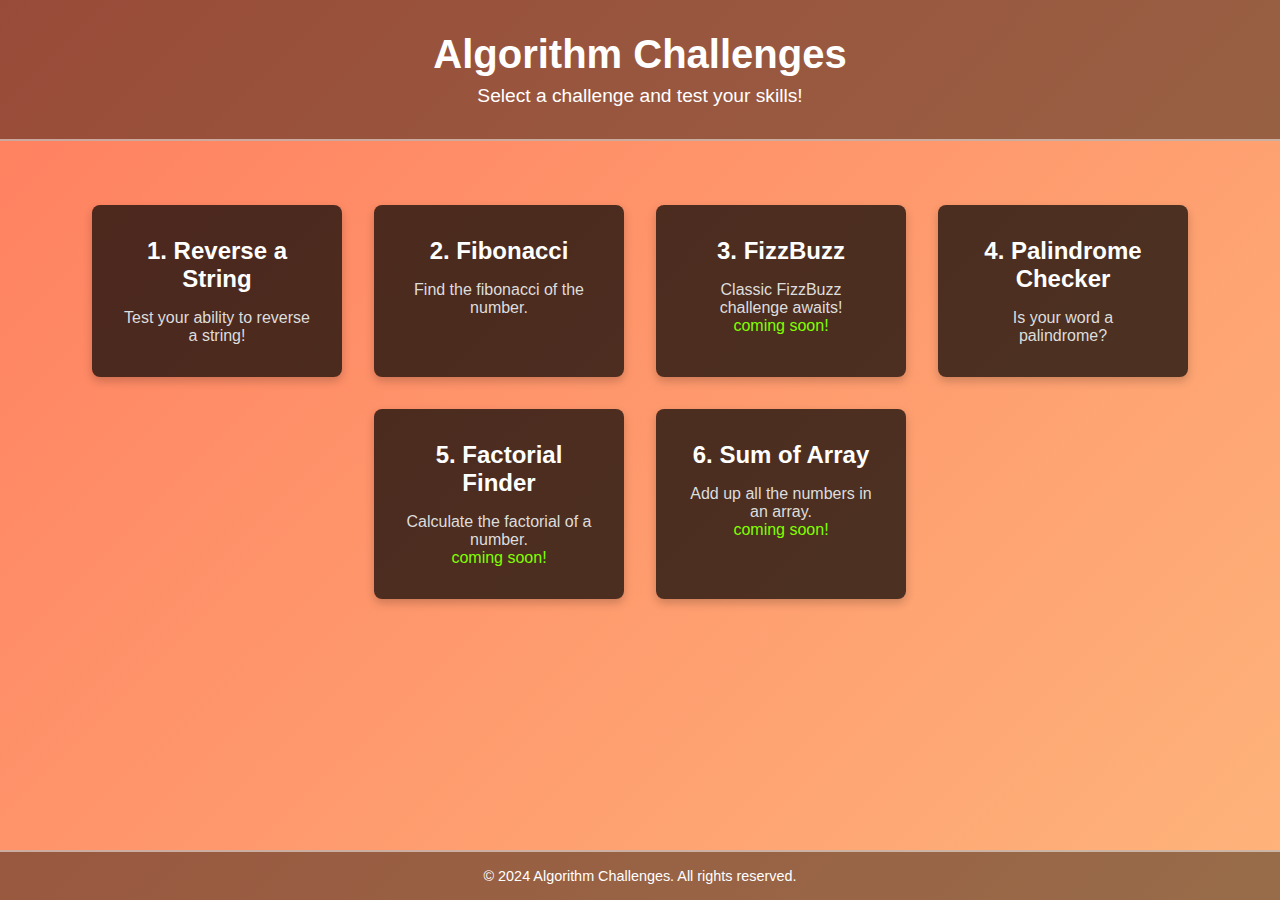
<file: algorithm challenge/index.html>
<!DOCTYPE html>
<html lang="en">
<head>
  <meta charset="UTF-8">
  <meta name="viewport" content="width=device-width, initial-scale=1.0">
  <title>Algorithm Challenges</title>
  <link rel="stylesheet" href="styles.css">
</head>
<body>
  <header>
    <h1>Algorithm Challenges</h1>
    <p>Select a challenge and test your skills!</p>
  </header>

  <main>
    <div class="card-container">
      <div class="card" onclick="navigateTo('./reverse/rev.html')">
        <h2>1. Reverse a String</h2>
        <p>Test your ability to reverse a string!</p>
      </div>
      <div class="card" onclick="navigateTo('./fibo/fibo.html')">
        <h2>2. Fibonacci</h2>
        <p>Find the fibonacci of the number.</p>
      </div>
      <div class="card" onclick="navigateTo('fizzBuzz.html')">
        <h2>3. FizzBuzz</h2>
        <p>Classic FizzBuzz challenge awaits!</p>
        <p style="color: chartreuse;">coming soon!</p>
      </div>
      <div class="card" onclick="navigateTo('./palindrome/palindrome.html')">
        <h2>4. Palindrome Checker</h2>
        <p>Is your word a palindrome?</p>
      </div>
      <div class="card" onclick="navigateTo('factorial.html')">
        <h2>5. Factorial Finder</h2>
        <p>Calculate the factorial of a number.</p>
        <p style="color: chartreuse;">coming soon!</p>
      </div>
      <div class="card" onclick="navigateTo('sumArray.html')">
        <h2>6. Sum of Array</h2>
        <p>Add up all the numbers in an array.</p>
        <p style="color: chartreuse;">coming soon!</p>
      </div>
    </div>
  </main>

  <footer>
    <p>&copy; 2024 Algorithm Challenges. All rights reserved.</p>
  </footer>

  <script src="script.js"></script>
</body>
</html>
</file>
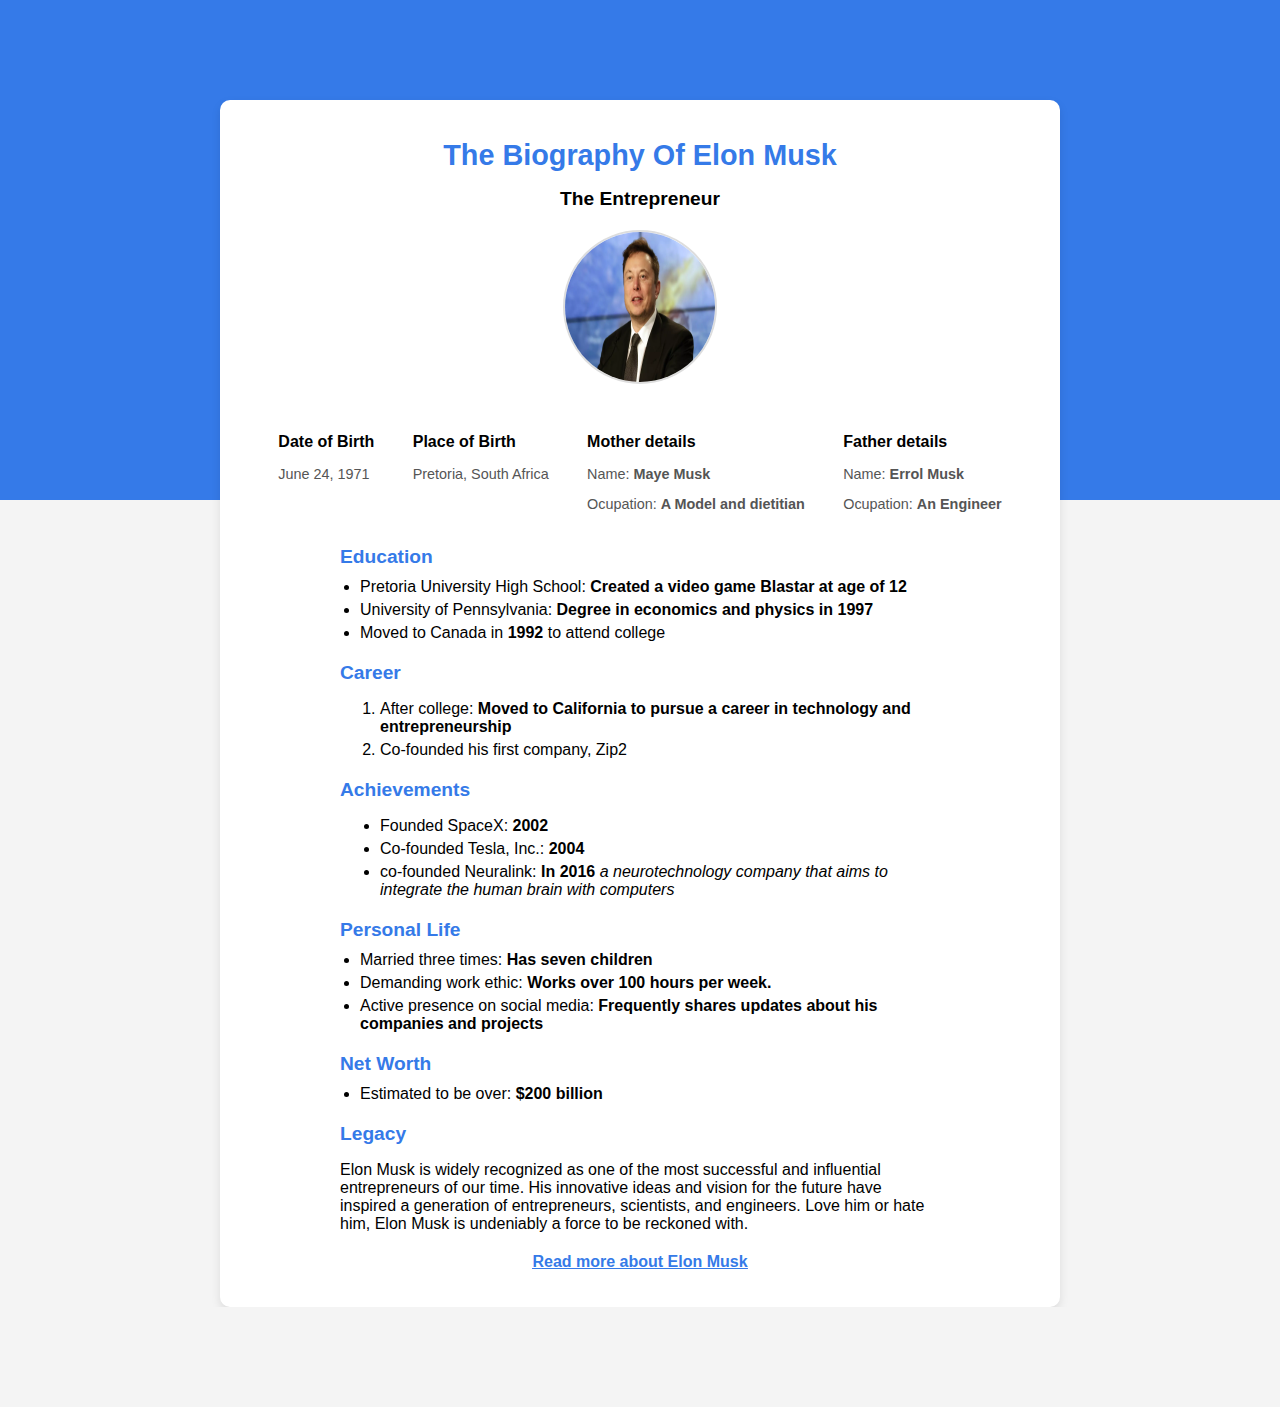
<file: biography page/index.html>
<!DOCTYPE html>
<html lang="en">
<head>
    <meta charset="UTF-8">
    <meta name="viewport" content="width=device-width, initial-scale=1.0">
    <title>Biography of Elon_Musk</title>
    <link rel="stylesheet" href="index.css">
</head>
<body>
    <div class="header"></div>
    <div class="main-container">
        <h1>The Biography Of Elon Musk</h1>
        <h2>The Entrepreneur</h2>
        <div class="image-container">
            <img src="./images/musk.png" alt="Abdul's Photo">
        </div>
        <div class="birth-row">
            <div>
                <h3>Date of Birth</h3>
                <p>June 24, 1971</p>
            </div>
            <div>
                <h3>Place of Birth</h3>
                <p>Pretoria, South Africa</p>
            </div>
            <div>
                <h3>Mother details</h3>
                <p>Name: <b>Maye Musk</b></p>
                <p>Ocupation: <b>A Model and dietitian</b></p>
            </div>
            <div>
                <h3>Father details</h3>
                <p>Name: <b>Errol Musk</b></p>
                <p>Ocupation: <b>An Engineer</b></p>
            </div>
        </div>
        <div class="education">
            <h2>Education</h2>
            <ul>
                <li>Pretoria University High School: <b>Created a video game Blastar at age of 12</b></li>
                <li>University of Pennsylvania: <b> Degree in economics and physics in 1997</b></li>
                <li>Moved to Canada in <b>1992</b> to attend college</li>
            </ul>
        </div>
        <div class="career">
            <h2>Career</h2>
            <ol>
                <li>After college: <b> Moved to California to pursue a career in technology and entrepreneurship</b></li>
                <li>Co-founded his first company, Zip2</li>
            </ol>
        </div>

        <div class="achievements">
            <h2>Achievements</h2>
            <ul>
                <li>Founded SpaceX: <b>2002</b></li>
                <li>Co-founded Tesla, Inc.: <b>2004</b></li>
                <li>co-founded Neuralink: <b>In 2016</b> <i>a neurotechnology company that aims to integrate the human brain with computers</i></li>
            </ul>
        </div>

        <div class="p-life">
            <h2>Personal Life</h2>
            <ul>
                <li>Married three times: <b> Has seven children</b></li>
                <li>Demanding work ethic: <b>Works over 100 hours per week.
                </b></li>
                <li>Active presence on social media: <b>Frequently shares updates about his companies and projects</b></li>
            </ul>
        </div>

        <div class="n-worth">
            <h2>Net Worth</h2>
            <ul>
                <li>Estimated to be over: <b> $200 billion</b></li>
            </ul>
        </div>

        <div class="legacy">
            <h2>Legacy</h2>
            <p>Elon Musk is widely recognized as one of the most successful and influential entrepreneurs of our time. His innovative ideas and vision for the future have inspired a generation of entrepreneurs, scientists, and engineers. Love him or hate him, Elon Musk is undeniably a force to be reckoned with.</p>
        </div>

    <a href="https://en.wikipedia.org/wiki/Elon_Musk"><p class="read-more">Read more about Elon Musk</p></a>        
    </div>
    <div class="footer"></div>
</body>
</html>
</file>
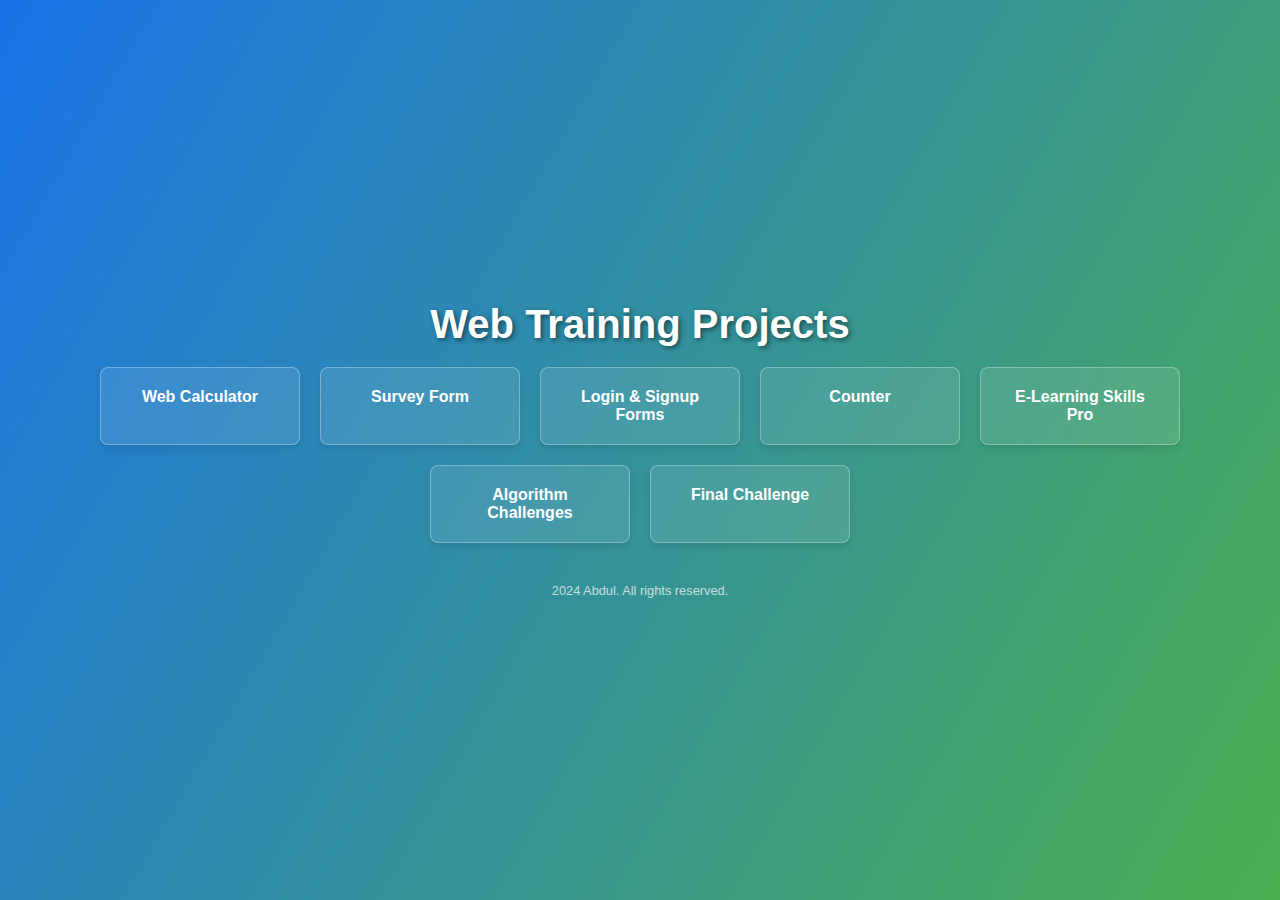
<file: my pages/index.html>
<!DOCTYPE html>
<html lang="en">
<head>
  <meta charset="UTF-8">
  <meta name="viewport" content="width=device-width, initial-scale=1.0">
  <title>Portfolio Projects</title>
  <style>
    * {
      margin: 0;
      padding: 0;
      box-sizing: border-box;
      font-family: Arial, sans-serif;
    }

    body {
      background: linear-gradient(120deg, #1a73e8, #4caf50);
      color: #fff;
      text-align: center;
      display: flex;
      flex-direction: column;
      align-items: center;
      justify-content: center;
      height: 100vh;
    }

    header {
      margin-bottom: 20px;
      animation: fadeIn 2s ease-in-out;
    }

    header h1 {
      font-size: 2.5rem;
      text-shadow: 2px 2px 5px rgba(0, 0, 0, 0.5);
    }

    .project-links {
      display: flex;
      flex-wrap: wrap;
      justify-content: center;
      gap: 20px;
      animation: slideIn 1.5s ease-in-out;
    }

    .project-card {
      background: rgba(255, 255, 255, 0.1);
      border: 1px solid rgba(255, 255, 255, 0.3);
      border-radius: 8px;
      padding: 20px;
      width: 200px;
      text-align: center;
      box-shadow: 0 4px 6px rgba(0, 0, 0, 0.1);
      transition: transform 0.3s ease, box-shadow 0.3s ease;
    }

    .project-card:hover {
      transform: translateY(-10px);
      box-shadow: 0 6px 15px rgba(0, 0, 0, 0.3);
    }

    .project-card a {
      text-decoration: none;
      color: #fff;
      font-weight: bold;
    }

    .project-card a:hover {
      text-decoration: underline;
    }

    footer {
      margin-top: 40px;
      font-size: 0.8rem;
      opacity: 0.7;
      animation: fadeIn 2.5s ease-in-out;
    }

    /* Animations */
    @keyframes fadeIn {
      from {
        opacity: 0;
      }
      to {
        opacity: 1;
      }
    }

    @keyframes slideIn {
      from {
        transform: translateY(50px);
        opacity: 0;
      }
      to {
        transform: translateY(0);
        opacity: 1;
      }
    }

    /* Responsive Design */
    @media (max-width: 600px) {
      header h1 {
        font-size: 2rem;
      }

      .project-card {
        width: 150px;
        padding: 15px;
      }

      .project-links {
        gap: 10px;
      }
    }
  </style>
</head>
<body>
  <header>
    <h1>Web Training Projects</h1>
  </header>

  <div class="project-links">
    <div class="project-card">
      <a href="https://jeyo-l.github.io/design-challenges/calculator/calculator.html">Web Calculator</a>
    </div>
    <div class="project-card">
      <a href="https://jeyo-l.github.io/design-challenges/survey/index.html">Survey Form</a>
    </div>
    <div class="project-card">
      <a href="https://jeyo-l.github.io/design-challenges/login-signup/login.html">Login & Signup Forms</a>
    </div>
    <div class="project-card">
      <a href="https://jeyo-l.github.io/design-challenges/clock/clock.html">Counter</a>
    </div>
    <div class="project-card">
      <a href="https://jeyo-l.github.io/hackerrank-online-Eplatform/home/">E-Learning Skills Pro</a>
    </div>
    <div class="project-card">
      <a href="https://jeyo-l.github.io/design-challenges/algorithm%20challenge/index.html">Algorithm Challenges</a>
    </div>
    <div class="project-card">
      <a href="https://jeyo-l.github.io/design-challenges/portifolio/port/ind.html">Final Challenge</a>
    </div>
  </div>

  <footer>
    <p>2024 Abdul. All rights reserved.</p>
  </footer>

  <script>
    // Additional functionality (optional)
    document.querySelectorAll('.project-card').forEach(card => {
      card.addEventListener('mouseenter', () => {
        card.style.backgroundColor = 'rgba(255, 255, 255, 0.2)';
      });

      card.addEventListener('mouseleave', () => {
        card.style.backgroundColor = 'rgba(255, 255, 255, 0.1)';
      });
    });
  </script>
</body>
</html>
</file>
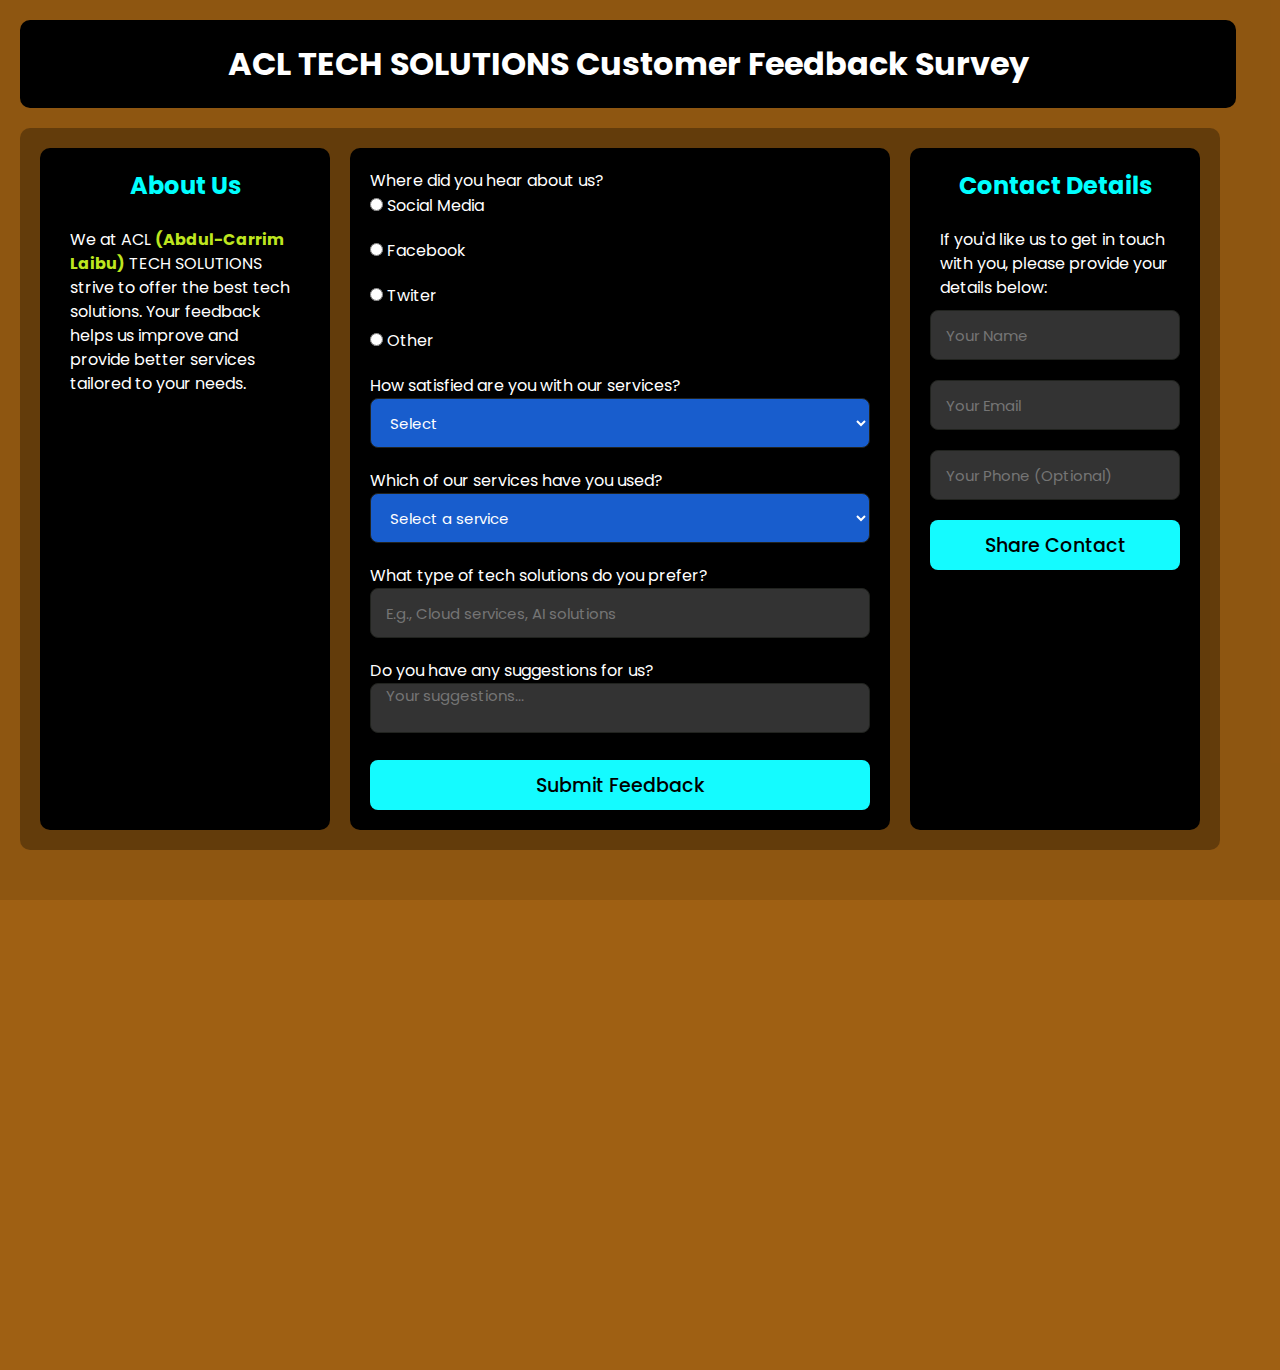
<file: survey/index.html>
<!DOCTYPE html>
<html lang="en">
<head>
  <meta charset="UTF-8">
  <title>ACL TECH Survey</title>
  <link rel="stylesheet" href="myStyle.css">
</head>
<body>
  <div class="upper-container">
    <h1 style="text-align: center; color: white; padding: 10px;">ACL TECH SOLUTIONS Customer Feedback Survey</h1>
  </div>
  <div class="main-container">
   
    <div class="left-side-section">
      <h2 style="color: aqua; text-align: center;">About Us</h2>
      <p style="color: white; padding: 10px;">
        We at ACL <b style="color: #bee61f;">(Abdul-Carrim Laibu)</b> TECH SOLUTIONS strive to offer the best tech solutions. Your feedback helps us improve and provide better services tailored to your needs.
      </p>
    </div>

   
    <div class="middle-section">
      <form action="#" method="POST">

      <label for=”find-what-looking-for”>Where did you hear about us?</label>
        <div class="field">
            <input type="radio" id="opt1" value="social" name="miracle">
            <label for=”Volkswagen”>Social Media</label>
            </div>
            <div class="field">
            <input type="radio" id="opt2" value="Facebook" name="miracle">
            <label for=”BMW”>Facebook</label>
        </div>
        <div class="field">
            <input type="radio" id="opt3" value="Twiter" name="miracle">
            <label for=”Ford”>Twiter</label>
            </div>
        <div class="field">
            <input type="radio" id="opt4" value="other" name="miracle">
            <label for=”MercedezBenz”>Other</label>
        </div>
             
       
        <div class="field">
          <label for="satisfaction" style="color: white;">How satisfied are you with our services?</label>
          <div class="input-field">
            <select name="satisfaction" id="satisfaction" required>
              <option value="" disabled selected>Select</option>
              <option value="1">Very Unsatisfied</option>
              <option value="2">Unsatisfied</option>
              <option value="3">Neutral</option>
              <option value="4">Satisfied</option>
              <option value="5">Very Satisfied</option>
            </select>
          </div>
        </div>
        
        
        <div class="field">
          <label for="services" style="color: white;">Which of our services have you used?</label>
          <div class="input-field">
            <select name="services" id="services" required>
              <option value="" disabled selected>Select a service</option>
              <option value="web_development">Web Development</option>
              <option value="app_development">App Development</option>
              <option value="networking">Networking</option>
              <option value="cloud_solutions">Cloud Solutions</option>
              <option value="other">Other</option>
            </select>
          </div>
        </div>
        
        
        <div class="field">
          <label for="preferences" style="color: white;">What type of tech solutions do you prefer?</label>
          <div class="input-field">
            <input type="text" name="preferences" placeholder="E.g., Cloud services, AI solutions" required />
          </div>
        </div>

      
        <div class="field">
          <label for="suggestions" style="color: white;">Do you have any suggestions for us?</label>
          <div class="input-field">
            <textarea name="suggestions" placeholder="Your suggestions..." rows="4" style="resize: none;" required></textarea>
          </div>
        </div>
        
       
        <div class="input-field button">
          <input type="submit" value="Submit Feedback" />
        </div>
      </form>
    </div>

    
    <div class="right-side-section">
      <h2 style="color: aqua; text-align: center;">Contact Details</h2>
      <p style="color: white; padding: 10px;">
        If you'd like us to get in touch with you, please provide your details below:
      </p>
      <form >
        <div class="field">
          <div class="input-field">
            <input type="text" name="name" placeholder="Your Name" required />
          </div>
        </div>
        <div class="field">
          <div class="input-field">
            <input type="email" name="email" placeholder="Your Email" required />
          </div>
        </div>
        <div class="field">
          <div class="input-field">
            <input type="text" name="phone" placeholder="Your Phone (Optional)" />
          </div>
        </div>
        <div class="input-field button">
          <input type="submit" value="Share Contact" />
        </div>
      </form>
    </div>
    
  </div>
</body>
</html>
</file>
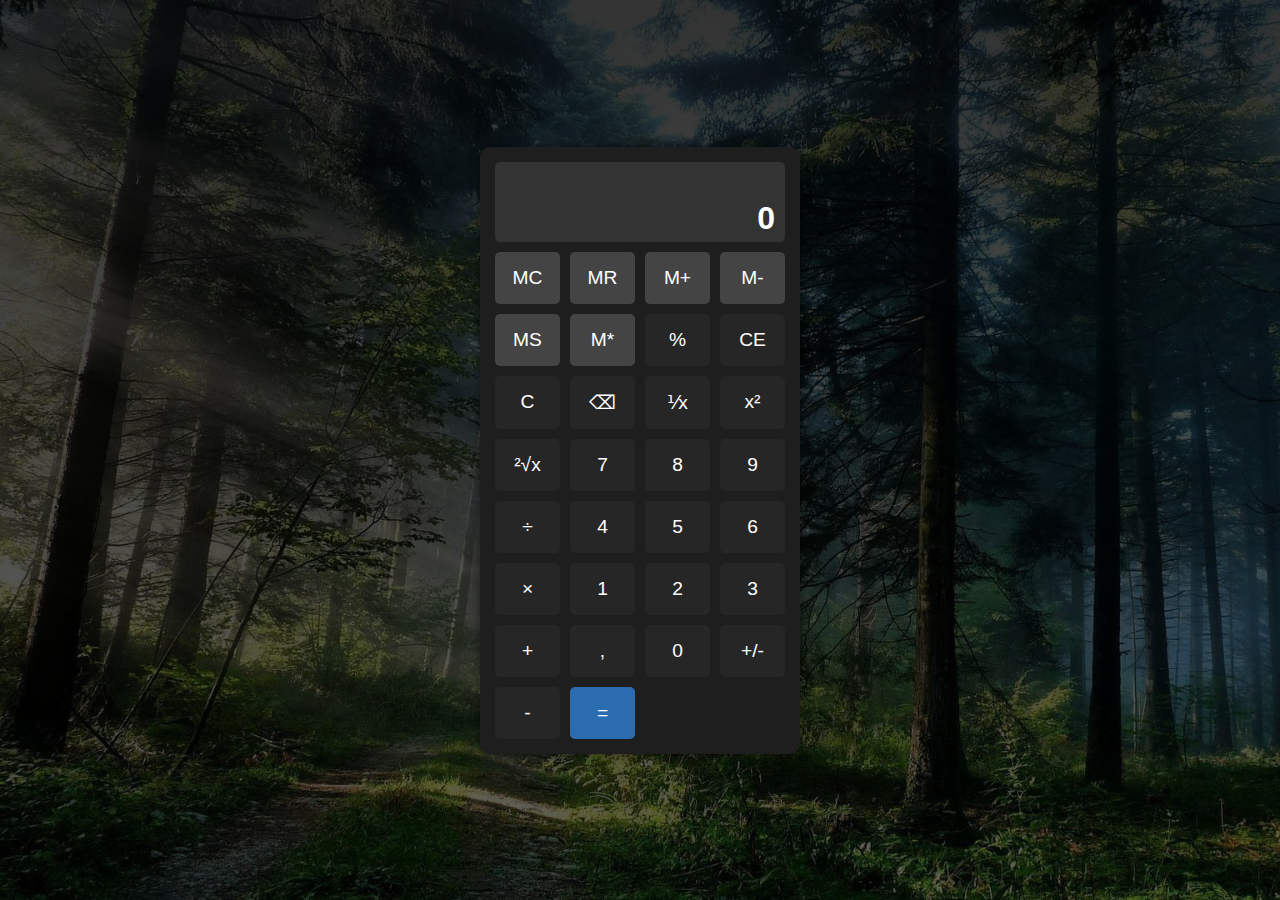
<file: calculator/calculator.html>
<!DOCTYPE html>
<html lang="en">
<head>
    <meta charset="UTF-8">
    <meta name="viewport" content="width=device-width, initial-scale=1.0">
    <title>Web Calculator</title>
    <link rel="stylesheet" href="calculator.css"> <!-- Link to CSS for styling -->
</head>
<body>
    <div class="calculator">
       
        <div class="display">
            <div id="previous-input"></div>
            <div id="current-input">0</div>
        </div>

        
        <div class="buttons">
            <!-- Top Row Buttons -->
            <button class="function-btn">MC</button>
            <button class="function-btn">MR</button>
            <button class="function-btn">M+</button>
            <button class="function-btn">M-</button>
            <button class="function-btn">MS</button>
            <button class="function-btn">M*</button>

            
            <button>%</button>
            <button>CE</button>
            <button>C</button>
            <button>&#9003;</button> <!-- Backspace symbol -->
            
            
            <button>⅟x</button>
            <button>x²</button>
            <button>²√x</button>
            <button>7</button>

            
            <button>8</button>
            <button>9</button>
            <button>÷</button>
            <button>4</button>
            <button>5</button>
            <button>6</button>
            <button>×</button>
            <button>1</button>
            <button>2</button>
            <button>3</button>
            <button>+</button>
            <button>,</button>

           
            <button>0</button>
            <button>+/-</button>
            <button>-</button>
            <button class="equals-btn">=</button>
        </div>
    </div>
    <script src="calculator.js"></script>
</body>
</html>
</file>
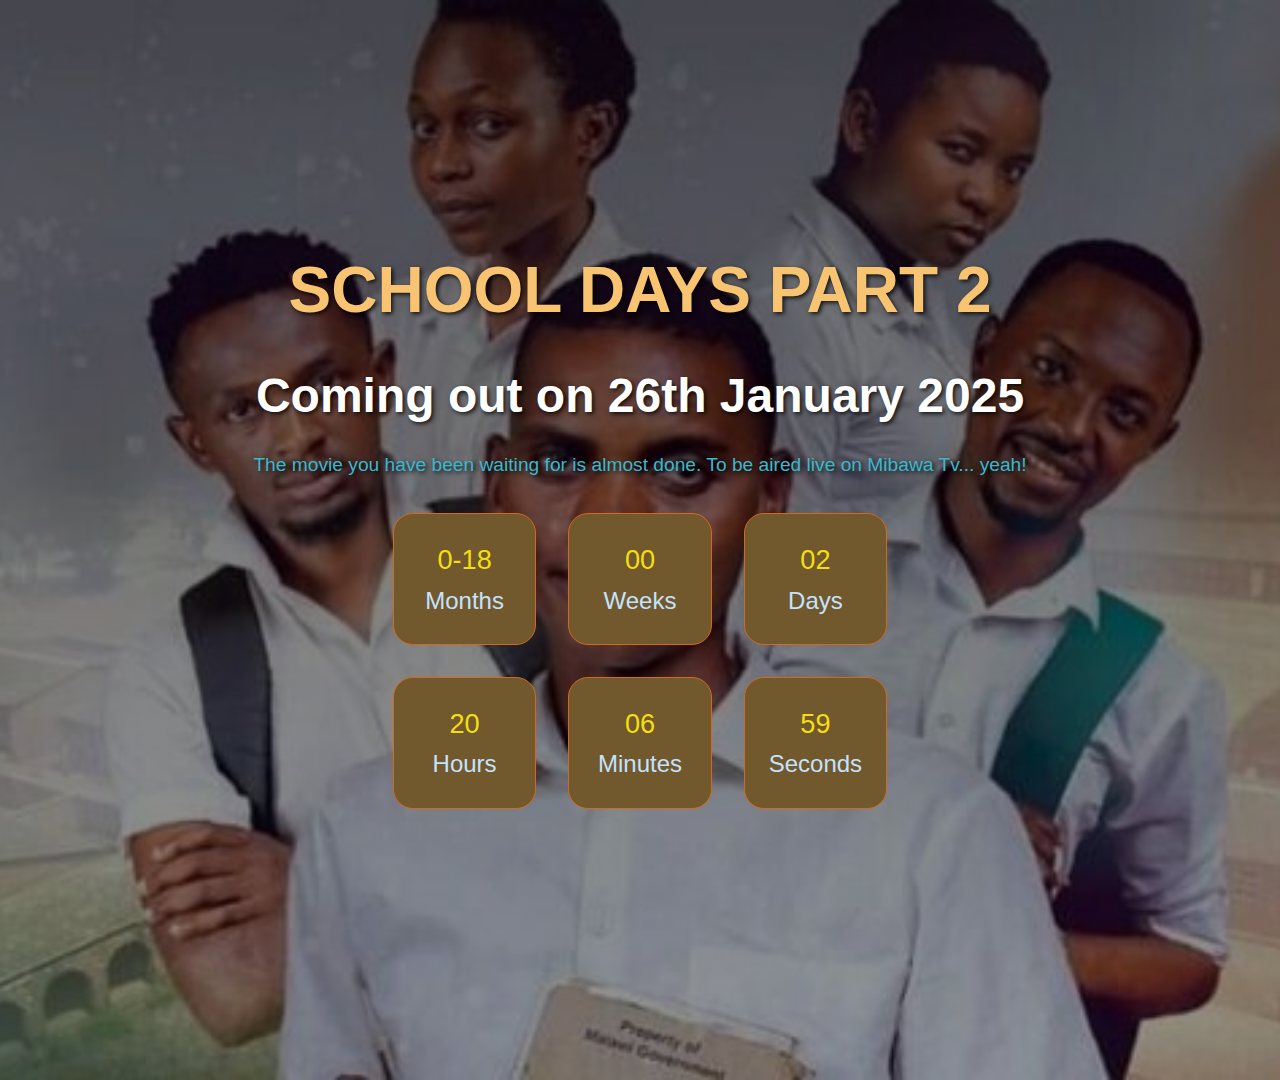
<file: clock/clock.html>
<!DOCTYPE html>

<html lang="en">
<head>
    <meta charset="UTF-8">
    <meta name="viewport" content="width=device-width, initial-scale=1.0"/>
    <title>Coming Soon</title>
    <link rel="stylesheet" href="clock.css"/>
    <link rel="stylesheet" href="https://cdnjs.cloudflare.com/ajax/libs/font-awesome/6.0.0/css/all.min.css" integrity="sha512-..." crossorigin="anonymous" referrerpolicy="no-referrer" />
</head>
<body>
    <header>
        <div class="out-side-content">
            <h1> SCHOOL DAYS PART 2</h1>
            <h2> Coming out on 26th January 2025</h2>
            <p>The movie you have been waiting for is almost done. To be aired live on Mibawa Tv... yeah!</p>

            <div class="counters">
                <div class="time">
                    <span id="Months" class="numbers"> 00 </span>
                    <span>Months</span>
                </div>

                <div class="time">
                    <span id="Weeks" class="numbers"> 00 </span>
                    <span>Weeks</span>
                </div>

                <div class="time">
                    <span id="Days" class="numbers"> 00 </span>
                    <span>Days</span>
                </div>

                <div class="time">
                    <span id="Hours" class="numbers"> 00 </span>
                    <span>Hours</span>
                </div>
                
                <div class="time">            
                    <span id="Minutes" class="numbers"> 00 </span>
                    <span>Minutes</span>
                </div>

                <div class="time">
                    <span id="Seconds" class="numbers"> 00 </span>
                    <span>Seconds</span>
                </div>
            </div>
        </div>     
        
    </header>


    <script src="actions.js">

    </script>
</body>
</html>
</file>
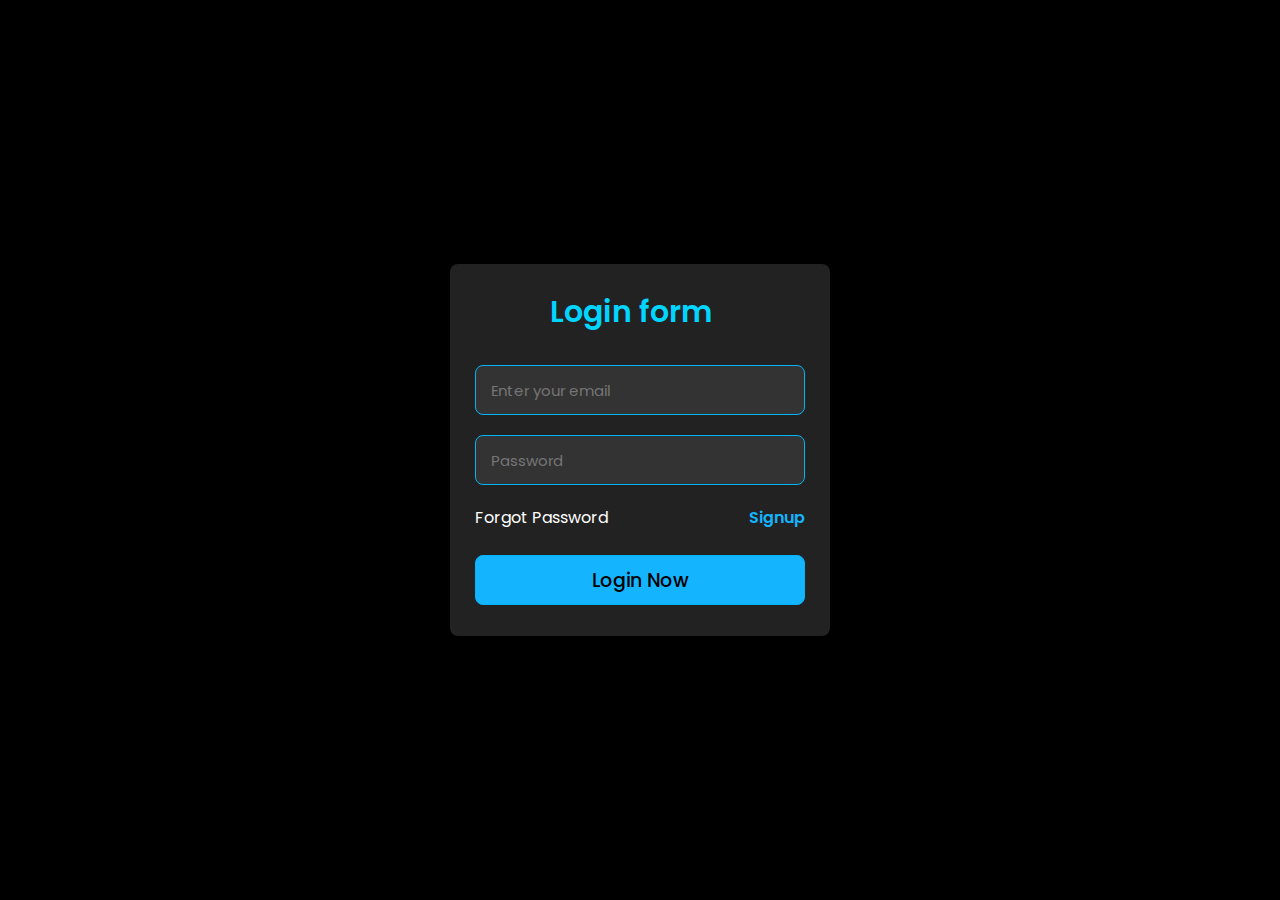
<file: login-signup/login.html>
<!DOCTYPE html>
<html lang="en">
<head>
  <meta charset="UTF-8">
  <title>Login Form</title>
  <link rel="stylesheet" href="style1.css">
</head>
<body>
  <div class="container">
    <header>Login form</header>
    <form action="#">
      <div class="field email-field">
        <div class="input-field">
          <input type="email" name="email" placeholder="Enter your email" class="email" required aria-label="Email" />
        </div>
      </div>
      <div class="field create-password">
        <div class="input-field">
          <input type="password" name="password" placeholder="Password" class="password" required aria-label="Password" />
          <i class="bx bx-hide show-hide"></i>
        </div>
      </div>
      <div class="links">
        <a href="#">Forgot Password</a>
        <a href="signup form.html">Signup</a>
      </div>
      <div class="input-field button">
        <input type="submit" value="Login Now" />
      </div>
    </form>
  </div>
</body>
</html>
</file>
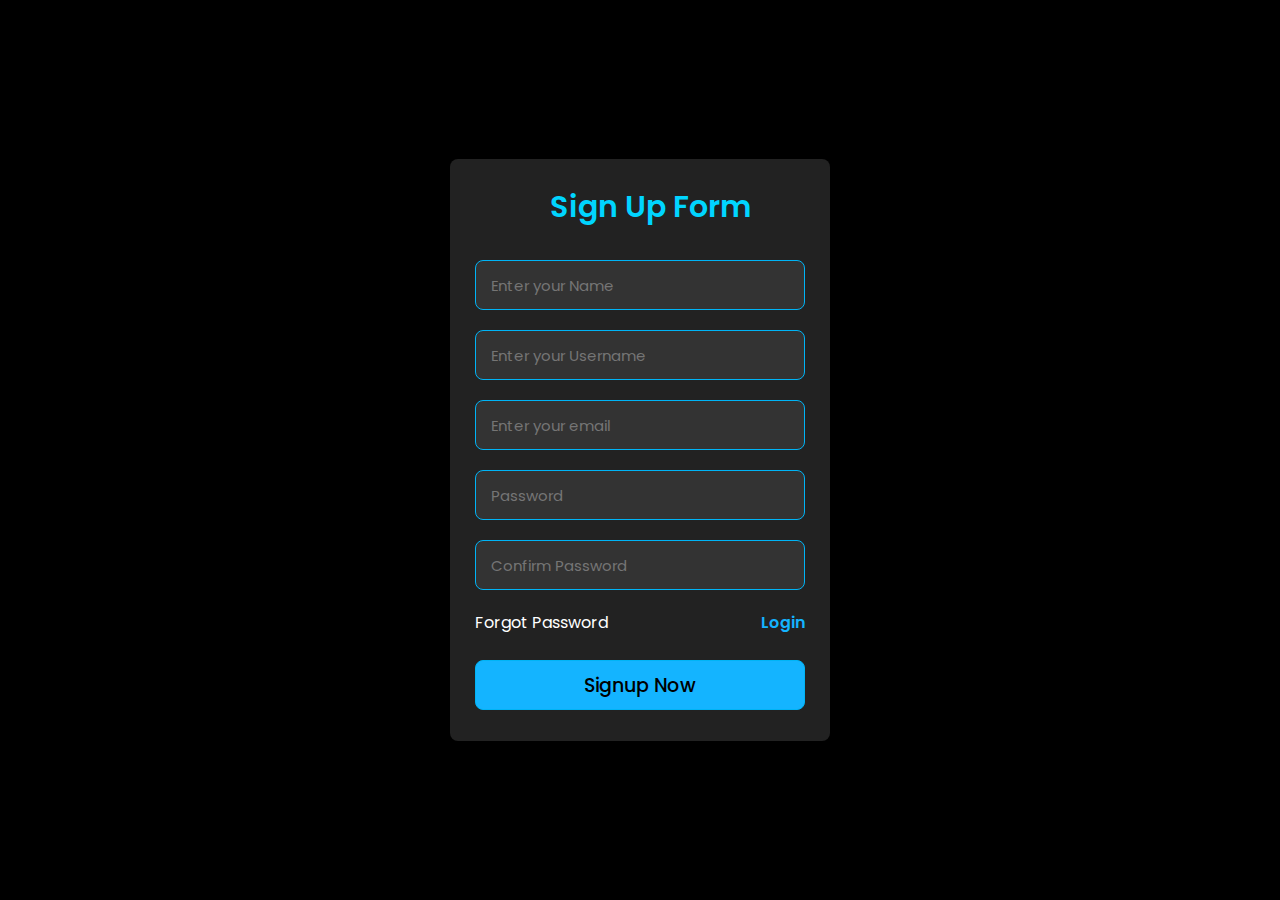
<file: login-signup/signup form.html>
<!DOCTYPE html>
<html lang="en" >
<head>
  <meta charset="UTF-8">
  <title>Sign Up Form</title>
  <link rel="stylesheet" href="style1.css">

</head>
<body>

<div class="container">
  <header>Sign Up Form</header>
  <form action="#">
    <div class="field name-field">
      <div class="input-field">
        <input type="name" placeholder="Enter your Name" class="name" required />
      </div>
    </div>
    <div class="field username-field">
      <div class="input-field">
        <input type="name" placeholder="Enter your Username" class="username" required />
      </div>
    </div>
    <div class="field email-field">
      <div class="input-field">
        <input type="email" placeholder="Enter your email" class="email" required />
      </div>
    </div>
    <div class="field create-password">
      <div class="input-field">
        <input type="password" placeholder="Password" class="password" required />
        <i class="bx bx-hide show-hide"></i>
      </div>
    </div>
    <div class="field confirm-password">
      <div class="input-field">
        <input type="password" placeholder="Confirm Password" class="cPassword" required />
        <i class="bx bx-hide show-hide"></i>
      </div>
    </div>
    <div class="links">
      <a href="#">Forgot Password</a>
      <a href="login.html">Login</a>
    </div>
    <div class="input-field button">
      <input type="submit" value="Signup Now" />
    </div>
  </form>
</div>

</body>
</html>
</file>
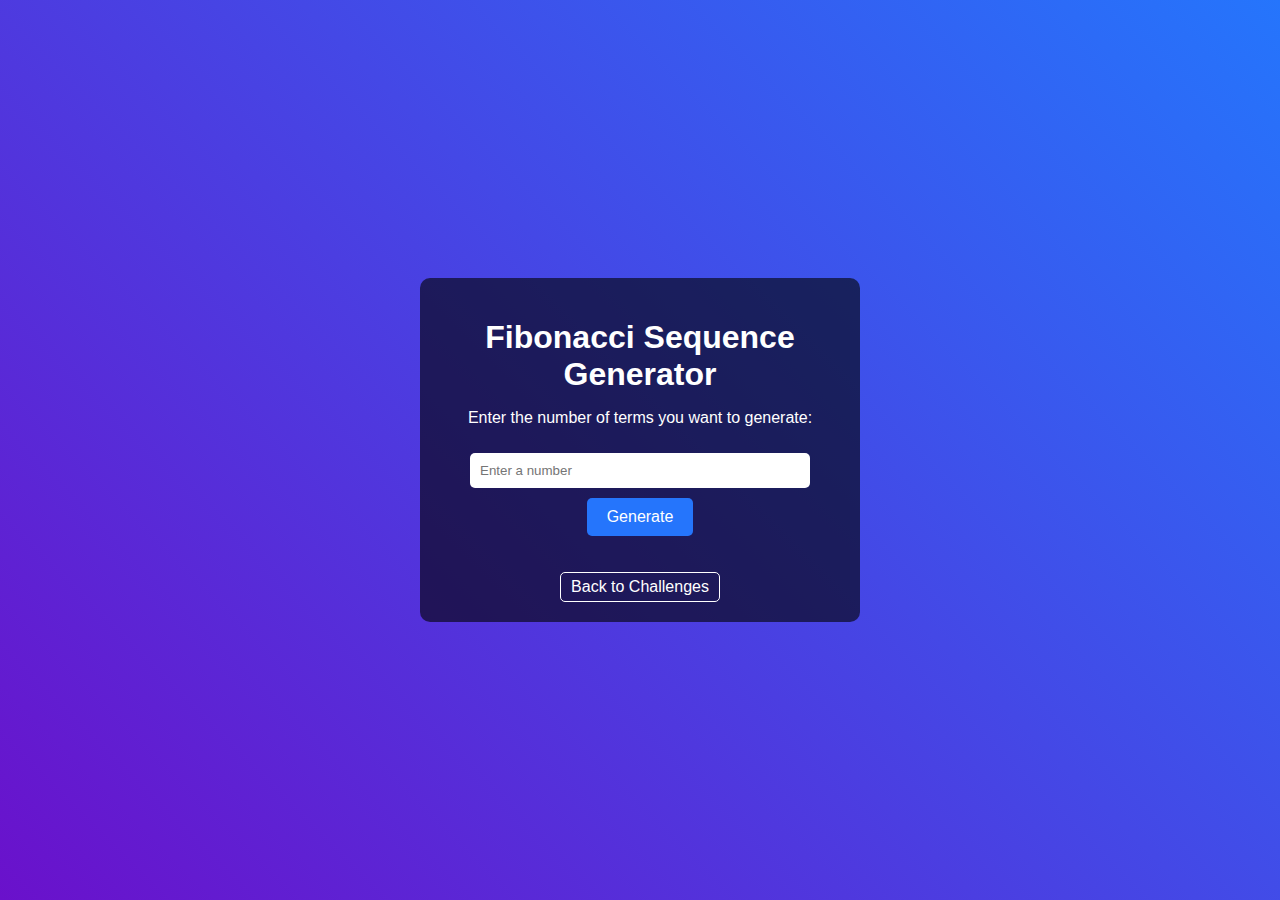
<file: algorithm challenge/fibo/fibo.html>
<!DOCTYPE html>
<html lang="en">
<head>
  <meta charset="UTF-8">
  <meta name="viewport" content="width=device-width, initial-scale=1.0">
  <title>Fibonacci Sequence Generator</title>
  <link rel="stylesheet" href="../palindrome/pali.css">
</head>
<body>
  <div class="container">
    <h1>Fibonacci Sequence Generator</h1>
    <p>Enter the number of terms you want to generate:</p>
    <input type="number" id="fibonacciInput" placeholder="Enter a number" min="1" />
    <button id="generateButton">Generate</button>
    <p id="fibonacciResult"></p>
    <a href="../index.html" class="back-link">Back to Challenges</a>
  </div>

  <script src="fibo.js"></script>
</body>
</html>
</file>
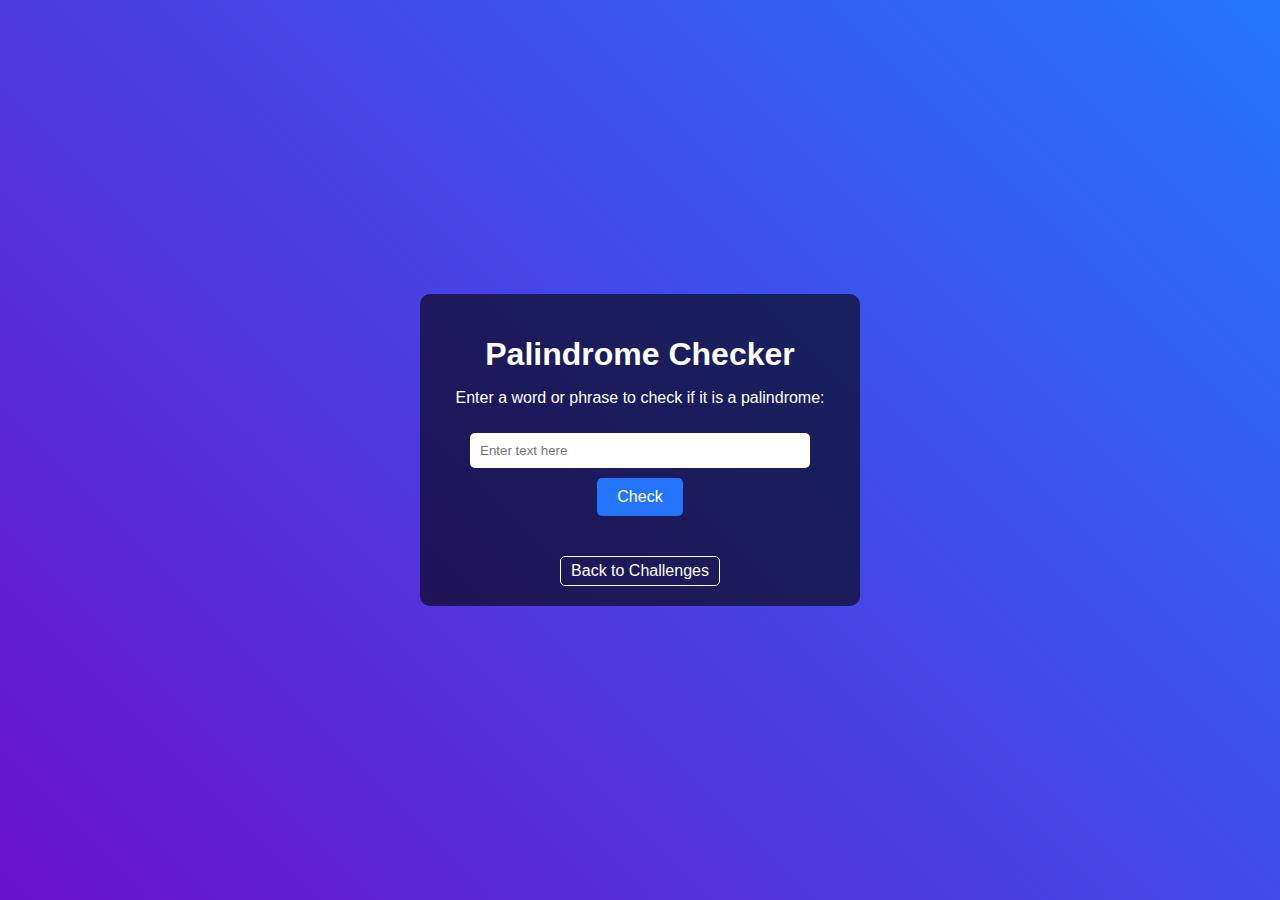
<file: algorithm challenge/palindrome/palindrome.html>
<!DOCTYPE html>
<html lang="en">
<head>
  <meta charset="UTF-8">
  <meta name="viewport" content="width=device-width, initial-scale=1.0">
  <title>Palindrome Checker</title>
  <link rel="stylesheet" href="pali.css">
</head>
<body>
  <div class="container">
    <h1>Palindrome Checker</h1>
    <p>Enter a word or phrase to check if it is a palindrome:</p>
    <input type="text" id="inputString" placeholder="Enter text here" />
    <button id="checkButton">Check</button>
    <p id="result"></p>
    <a href="../index.html" class="back-link">Back to Challenges</a>
  </div>

  <script src="pali.js"></script>
</body>
</html>
</file>
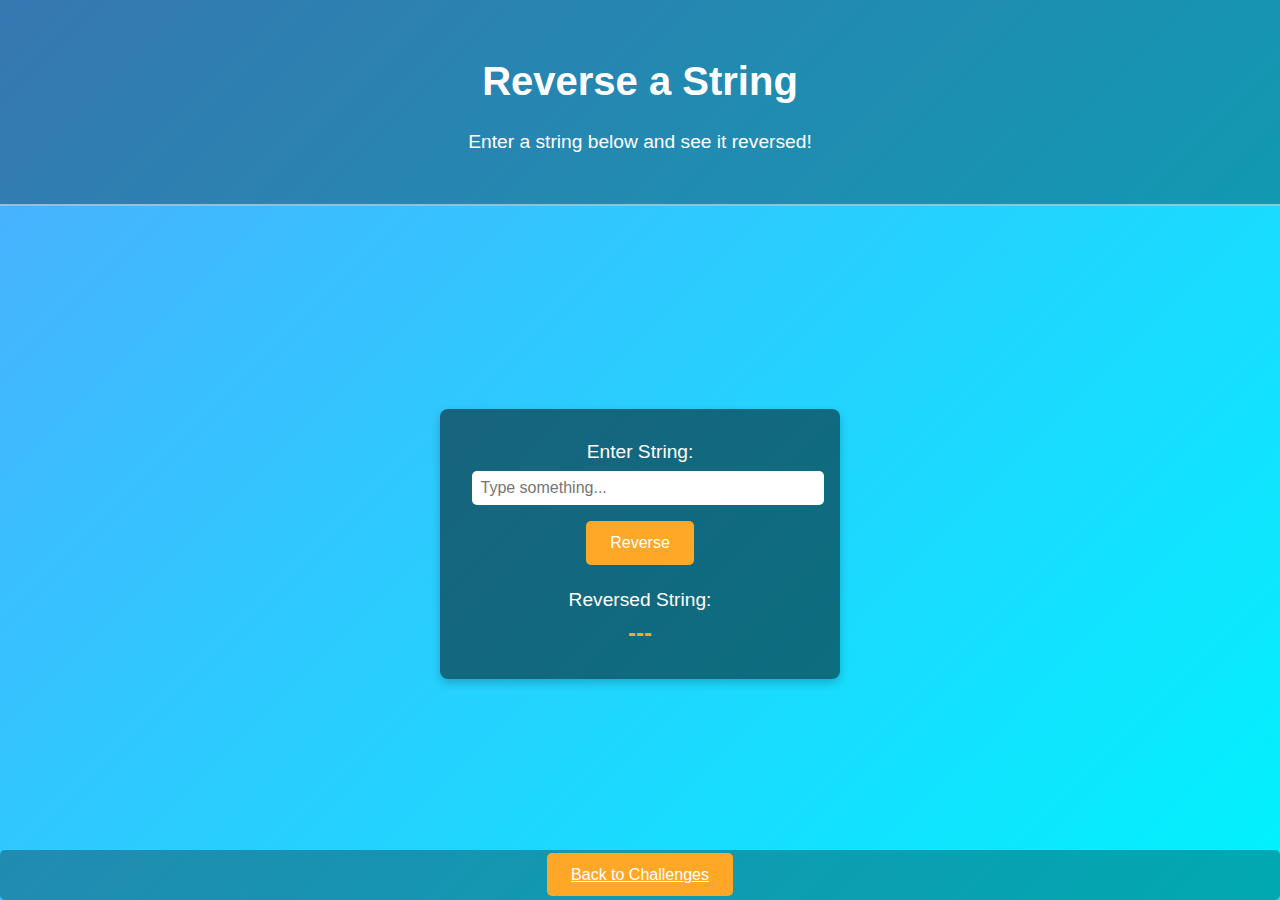
<file: algorithm challenge/reverse/rev.html>
<!DOCTYPE html>
<html lang="en">
<head>
  <meta charset="UTF-8">
  <meta name="viewport" content="width=device-width, initial-scale=1.0">
  <title>Reverse a String</title>
  <link rel="stylesheet" href="../share/shared.css">
</head>
<body>
  <header>
    <h1>Reverse a String</h1>
    <p>Enter a string below and see it reversed!</p>
  </header>

  <main>
    <div class="form-container">
      <label for="inputString">Enter String:</label>
      <input type="text" id="inputString" placeholder="Type something..." />
      <button id="reverseBtn">Reverse</button>
      <div class="output">
        <p>Reversed String:</p>
        <span id="reversedOutput">---</span>
      </div>
    </div>
  </main>
  <div class="return">
    <a href="../index.html" class="back-link">Back to Challenges</a>
  </div>

  <script src="reverseString.js"></script>
</body>
</html>
</file>
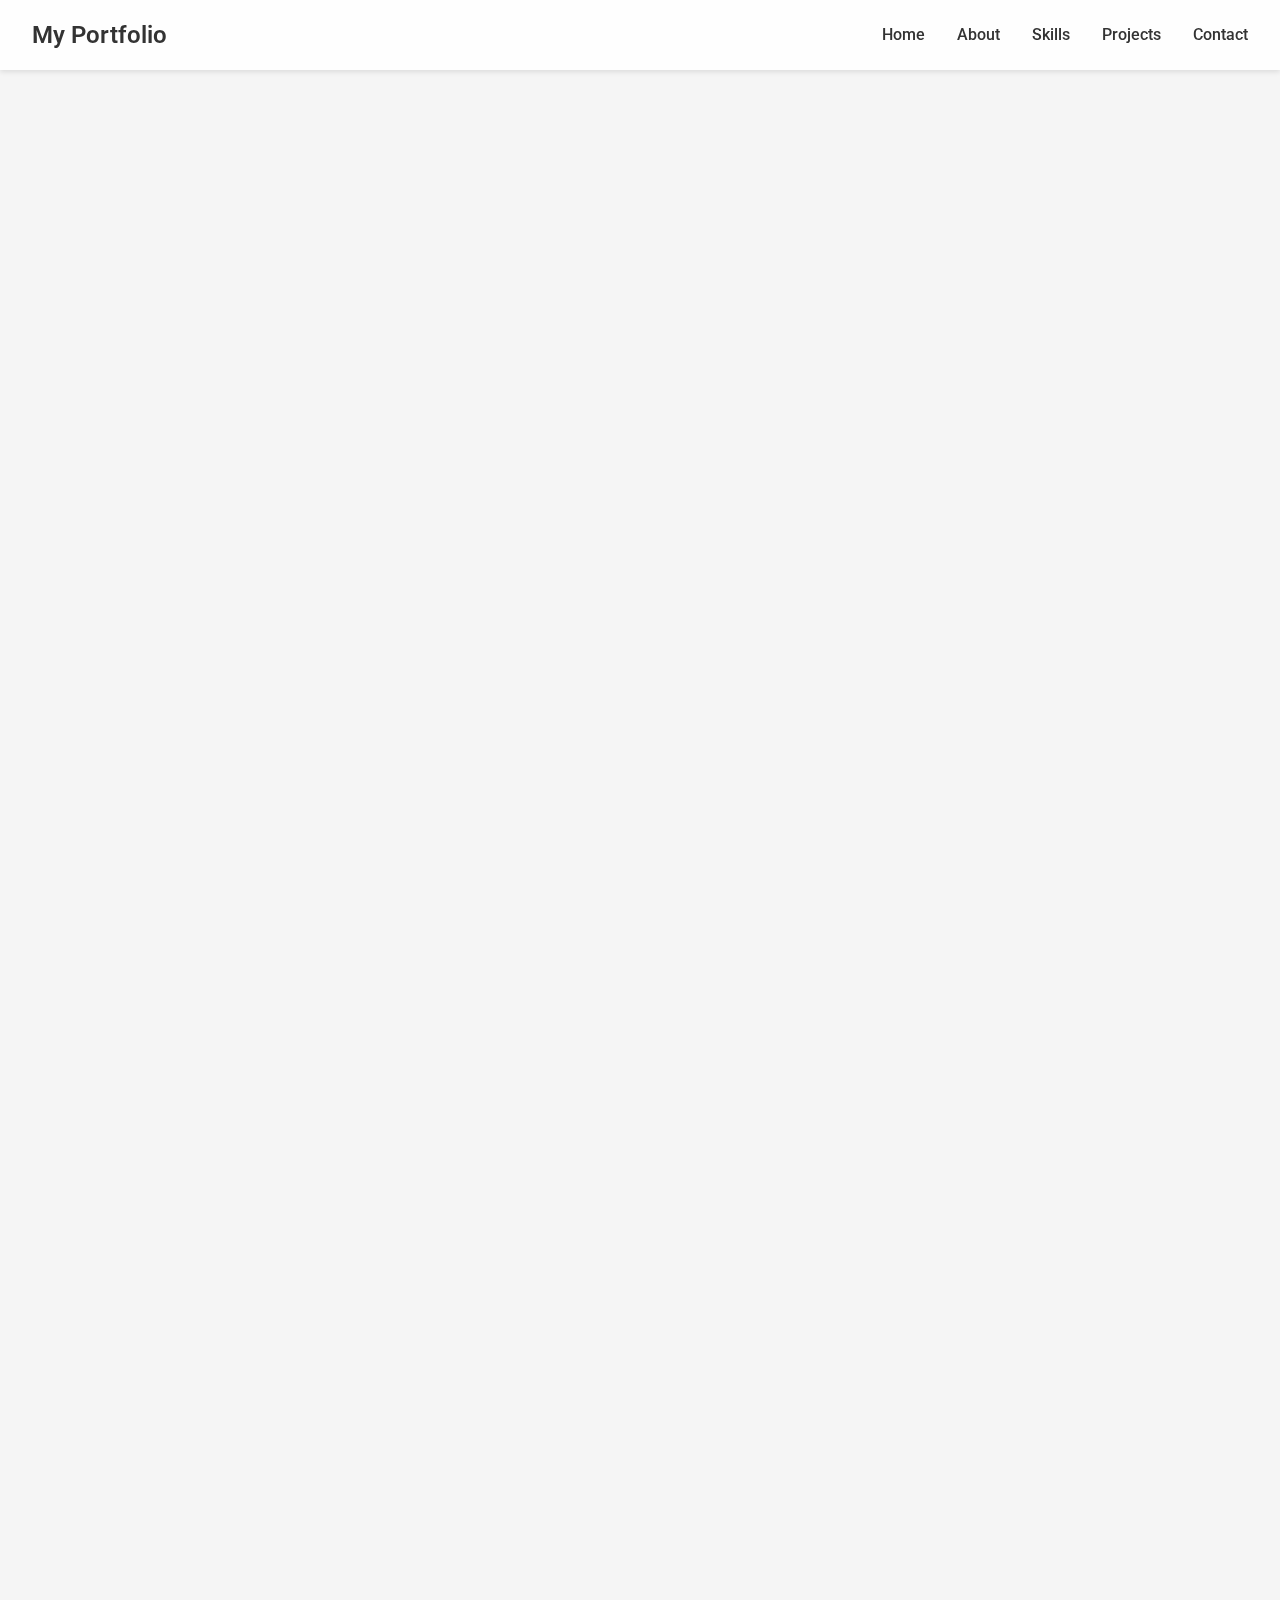
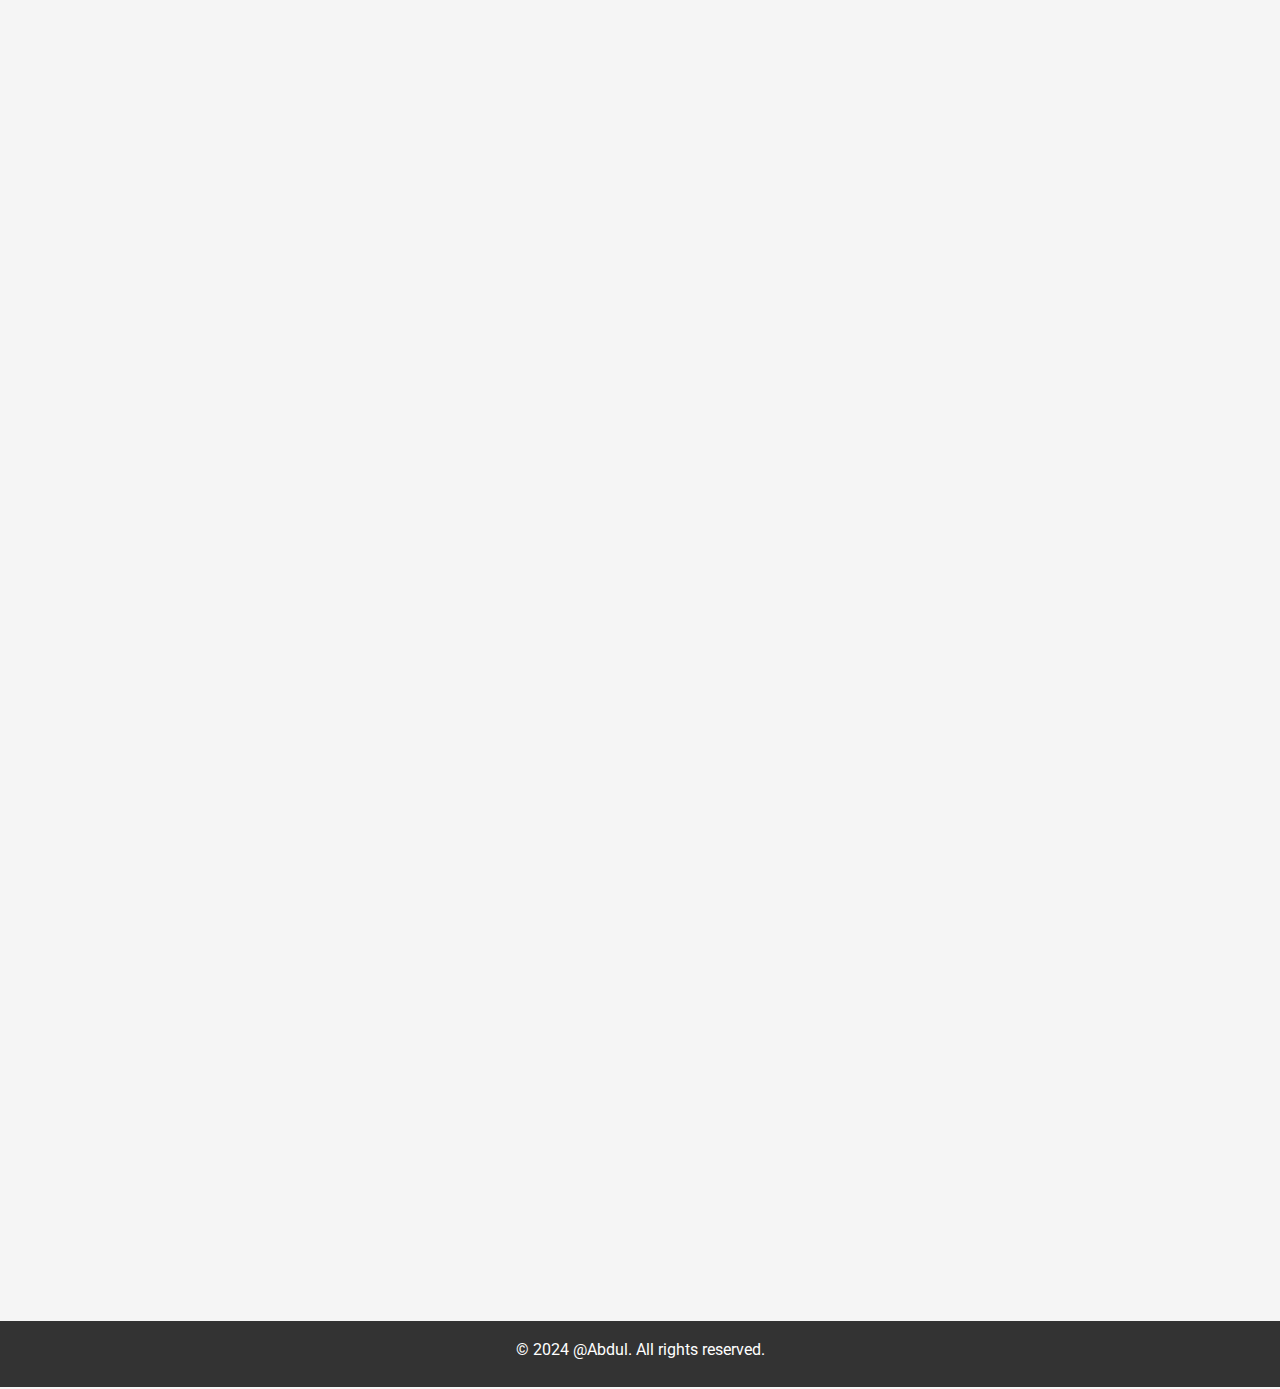
<file: portifolio/port/ind.html>
<!DOCTYPE html>
<html lang="en">
<head>
    <meta charset="UTF-8">
    <meta name="viewport" content="width=device-width, initial-scale=1.0">
    <title>Abdul's Portfolio</title>
    <link rel="stylesheet" href="styles.css">
    <link href="https://fonts.googleapis.com/css2?family=Montserrat:wght@400;600&family=Roboto&display=swap" rel="stylesheet">
</head>
<body>

    <!-- Header and Navigation -->
    <header>
        <nav>
            <div class="name">My Portfolio</div>
            <ul class="nav-links">
                <li><a href="#hero">Home</a></li>
                <li><a href="#about">About</a></li>
                <li><a href="#skills">Skills</a></li>
                <li><a href="#projects">Projects</a></li>
                <li><a href="#contact">Contact</a></li>
            </ul>
            <div class="burger">
                <div class="line1"></div>
                <div class="line2"></div>
                <div class="line3"></div>
            </div>
        </nav>
    </header>

    <!-- Hero Section -->
    <section id="upper-section">
        <div class="upper-section-content">
            <h1>Hello, I'm Abdul Kareem</h1>
            <p>Junior Web Developer</p>
            <a href="#projects" class="btn">Explore My Work</a>
        </div>
    </section>

    <!-- About Section -->
    <section id="about">
        <h2>About Me</h2>
        <div class="about-container">
            <div class="about-image">
                <img src="../assets/profile.png" alt="Your Image">
            </div>
            <div class="about-text">
                <ul id="typing-effect">
                    <!-- The text will be animated here -->
                </ul>
                <a href="#contact" class="btn">Get in Touch</a>
            </div>
        </div>
    </section>
    
    <!-- Skills Section -->
    <section id="skills">
        <h2 style=" font-size: 3rem;">My Skills</h2>
        <div class="skills-container">
            <div class="skill">
                <h3>HTML</h3>
                <div class="skill-bar">
                    <div class="progress" ></div>
                </div>
            </div>
            <div class="skill">
                <h3>CSS</h3>
                <div class="skill-bar"><div class="progress" style="width: 85%;"></div></div>
            </div>
            <div class="skill">
                <h3>JavaScript</h3>
                <div class="skill-bar"><div class="progress" style="width: 70%;"></div></div>
            </div>
        </div>
    </section>

    <!-- Projects Section -->
    <section id="projects">
        <h2>My Projects</h2>
        <div class="projects-container">
            <div class="project-card">
                <img src="../assets/ACL the deeter.png" alt="Project 1">
                <div class="project-info">
                    <h3>Figma Design</h3>
                    <p>This project was about designing anything using figma as design tool.</p>
                    <a href="../assets/ACL the deeter.png" class="btn" download="">View Project</a>
                </div>
            </div>
            <div class="project-card">
                <img src="../assets/my Eplatform .png" alt="Project 2">
                <div class="project-info">
                    <h3>Skills-Pro E-Learning</h3>
                    <p>This was a pair project where we had to develop any e-learnig platform having different facilities.</p>
                    <a href="https://jeyo-l.github.io/hackerrank-online-Eplatform/home/" class="btn">View Project</a>
                </div>
            </div>
            <div class="project-card">
                <img src="../assets/alg c.png" alt="Project 2">
                <div class="project-info">
                    <h3>Algorithm Challenge</h3>
                    <p>This was a pair project where we had to develop different algorithm challenges.</p>
                    <a href="https://jeyo-l.github.io/design-challenges/algorithm%20challenge/index.html" class="btn">View Project</a>
                </div>
            </div>
            <div class="project-card">
                <img src="../assets/bio.png" alt="Project 2">
                <div class="project-info">
                    <h3>Biography</h3>
                    <p>This was to develop any Biography page for any well known person. Mine was for Elon Musk</p>
                    <a href="https://jeyo-l.github.io/design-challenges/biography%20page/index.html" class="btn">View Project</a>
                </div>
            </div>
            <div class="project-card">
                <img src="../assets/suv.png" alt="Project 2">
                <div class="project-info">
                    <h3>Survey</h3>
                    <p>This was to develop survey form to get feedback from curstomers.</p>
                    <a href="https://jeyo-l.github.io/design-challenges/survey/index.html" class="btn">View Project</a>
                </div>
            </div>
        </div>
    </section>

    <!-- Contact Section -->
    <section id="contact">
        <h2>Contact Me</h2>
        <form id="contact-form">
            <input type="text" id="name" name="name" placeholder="Your Name" required>
            <input type="email" id="email" name="email" placeholder="Your Email" required>
            <textarea id="message" name="message" placeholder="Your Message" required></textarea>
            <button type="submit" class="btn">Send Message</button>
        </form>
    </section>

    <!-- Footer -->
    <footer>
        <p>&copy; 2024 @Abdul. All rights reserved.</p>
    </footer>

    <script src="scripts.js"></script>
</body>
</html>
</file>
<file: algorithm challenge/styles.css>
* {
    margin: 0;
    padding: 0;
    box-sizing: border-box;
    font-family: 'Arial', sans-serif;
  }
  
  body {
    background: linear-gradient(135deg, #ff7e5f, #feb47b);
    color: #fff;
    text-align: center;
    min-height: 100vh;
    display: flex;
    flex-direction: column;
  }
  

  header {
    padding: 2rem;
    background: rgba(0, 0, 0, 0.4);
    margin-bottom: 2rem;
    border-bottom: 2px solid rgba(255, 255, 255, 0.5);
  }
  
  header h1 {
    font-size: 2.5rem;
    margin-bottom: 0.5rem;
  }
  
  header p {
    font-size: 1.2rem;
  }
  

  .card-container {
    display: flex;
    flex-wrap: wrap;
    gap: 2rem;
    justify-content: center;
    padding: 2rem;
  }
  
  .card {
    background: rgba(0, 0, 0, 0.7);
    border-radius: 8px;
    padding: 2rem;
    width: 250px;
    cursor: pointer;
    transition: transform 0.3s, background 0.3s;
    box-shadow: 0 4px 10px rgba(0, 0, 0, 0.2);
  }
  
  .card:hover {
    transform: translateY(-10px);
    background: rgba(0, 0, 0, 0.9);
  }
  
  .card h2 {
    font-size: 1.5rem;
    margin-bottom: 1rem;
  }
  
  .card p {
    font-size: 1rem;
    color: #ddd;
  }
  

  footer {
    margin-top: auto;
    padding: 1rem;
    background: rgba(0, 0, 0, 0.4);
    font-size: 0.9rem;
    border-top: 2px solid rgba(255, 255, 255, 0.5);
  }
</file>
<file: biography page/index.css>
body {
    margin: 0;
    font-family: Arial, sans-serif;
    background-color: #f4f4f4;
    text-align: center;
}
.header {
    background-color: #357ae8;
    height: 500px;
    width: 100%;
}
.main-container {
    background-color: #ffffff;
    width: 80%;
    max-width: 800px;
    margin: -400px auto 0;
    padding: 20px;
    border-radius: 10px;
    box-shadow: 0 4px 10px rgba(0, 0, 0, 0.1);
    text-align: center;
}

h1 {
    color: #357ae8;
    font-size: 1.8rem;
    margin-bottom: 5px;
}

h2 {
    color: #000;
    font-size: 1.2rem;
    margin-bottom: 20px;
}

.image-container img {
    width: 150px;
    height: 150px;
    border-radius: 50%;
    border: 2px solid #ddd;
    margin-bottom: 20px;
}

.birth-row{
    display: flex;
    justify-content: space-evenly;
    margin: 20px 0;
}

.birth-row div {
    text-align: left;
}

.birth-row h3 {
    margin: 5px 0;
    font-size: 1rem;
    color: #000;
}

.birth-row p {
    font-size: 0.9rem;
    color: #555;
}

.education, .achievements, .career, .p-life, .n-worth, .legacy{
    text-align: left;
    margin: 20px auto;
    max-width: 600px;
}

.education h2, .achievements h2, .career h2, .p-life h2, .n-worth h2, .legacy h2{
    font-size: 1.2rem;
    color: #357ae8;
    margin-bottom: 10px;
}

.education ul, .achievements ol, .career ul, .p-life ul, .n-worth ul, .legacy ul{
    padding-left: 20px;
    margin: 0;
    color: #000;
}

.education li, .achievements li, .career li, .p-life li, .n-worth li, .legacy li{
    margin-bottom: 5px;
}

.read-more {
    color: #357ae8;
    font-weight: bold;
    text-decoration: underline;
    cursor: pointer;
    margin-top: 20px;
    display: block;
}

.footer{
    background-color:  #f4f4f4;
    height: 100px;
    width: 100%;
}
</file>
<file: survey/myStyle.css>
@import url("https://fonts.googleapis.com/css2?family=Poppins:wght@300;400;500;600&display=swap");

* {
  margin: 0;
  padding: 0;
  box-sizing: border-box;
  font-family: "Poppins", sans-serif;
}

body {
  background-color:rgb(159, 96, 19);
  background-size: cover;
  background-position: center;
  justify-content: center;
  align-items: center;
  min-height: 150vh;
}

body::before {
  content: "";
  position: absolute;
  top: 0;
  left: 0;
  width: 100%;
  height: 100%;
  background: rgba(0, 0, 0, 0.1);
  z-index: -100;
}

.upper-container {
  background-color:black;
  margin: 20px;
  width: 95%;
  border-radius: 10px;
  text-align: center;
  padding: 10px 0;
}

.main-container {
  background-color: rgba(0, 0, 0, 0.3);
  display: flex;
  gap: 20px;
  margin: 20px;
  padding: 20px;
  border-radius: 10px;
  width: 95%;
  max-width: 1200px;
  flex-wrap: wrap;
}

.left-side-section,
.middle-section,
.right-side-section {
  background-color: #000;
  padding: 20px;
  border-radius: 10px;
  box-sizing: border-box;
  color: white;
}

.left-side-section {
  width: 25%;
  flex: 1;
}

.middle-section {
  width: 45%;
  flex: 2;
}

.right-side-section {
  width: 30%;
  flex: 1;
}

form .field {
  margin-bottom: 20px;
}

.input-field {
  position: relative;
  width: 100%;
}

.input-field input,
.input-field textarea,
.input-field select {
  width: 100%;
  height: 50px;
  outline: none;
  border: none;
  border-radius: 8px;
  padding: 0 15px;
  font-size: 15px;
  background: #333;
  color: white;
  border: 1.5px solid #21231f;
}

textarea {
  height: auto;
  padding: 10px;
  resize: none;
}

.input-field select {
  background: #185dcd;
}

.input-field input:focus,
.input-field textarea:focus,
.input-field select:focus {
  border-color: rgb(20, 255, 28);
}

.button {
  margin-top: 20px;
}

.button input {
  width: 100%;
  padding: 10px;
  border: none;
  border-radius: 8px;
  background-color: rgb(20, 251, 255);
  color: black;
  font-size: 19px;
  font-weight: 500;
  cursor: pointer;
  transition: all 0.3s ease;
}

.button input:hover {
  background-color: rgb(98, 102, 101);
  color: white;
}

.button input:active {
  transform: scale(0.95);
}

h2 {
  color: aqua;
  text-align: center;
  margin-bottom: 15px;
}

p {
  color: white;
  line-height: 1.5;
}
</file>
<file: calculator/calculator.css>
* {
    margin: 0;
    padding: 0;
    box-sizing: border-box;
    font-family: Arial, sans-serif;
}


body {
    display: flex;
    justify-content: center;
    align-items: center;
    height: 100vh;
    background-image:linear-gradient(rgba(0,0,0,0.8),rgba(0,0,0,0.6)),url('./wallpaperflare.com_wallpaper.jpg');
    background-size:cover;
    color: #fff;
}


.calculator {
    background-color: #1e1e1e;
    border-radius: 10px;
    box-shadow: 0px 0px 10px rgba(0, 0, 0, 0.5);
    padding: 15px;
    width: 320px;
}

.display {
    background-color: #333;
    color: #fff;
    border-radius: 5px;
    position: relative;
    height: 80px;
    padding: 10px;
    margin-bottom: 10px;
    display: flex;
    flex-direction: column;
    justify-content: space-between;
    overflow: hidden;
}


#previous-input {
    font-size: 1rem;
    color: #bbb;
    position: absolute;
    top: 5px;
    left: 10px;
    white-space: nowrap;
    overflow: hidden;
    text-overflow: ellipsis;
}


#current-input {
    font-size: 2rem;
    font-weight: bold;
    color: #fff;
    position: absolute;
    bottom: 5px;
    right: 10px;
    white-space: nowrap;
    overflow: hidden;
    text-overflow: ellipsis;
    max-width: calc(100% - 20px); 
    text-align: right;
}


.buttons {
    display: grid;
    grid-template-columns: repeat(4, 1fr);
    gap: 10px;
}

button {
    background-color: #262626;
    color: #fff;
    border: none;
    padding: 15px;
    font-size: 1.2rem;
    border-radius: 5px;
    cursor: pointer;
    transition: background 0.2s ease;
}


.function-btn {
    background-color: #444;
}


.equals-btn {
    background-color: #2b6cb0;
    color: #fff;
}


button:hover {
    background-color: #555;
}

button:active {
    background-color: #777;
}
</file>
<file: clock/clock.css>
@import url('https://fonts.googleapis.com/css2?family=Montserrat+Alternates:wght@400;500&display=swap');

body {
    font-weight: 400;
    margin: 0;
    padding: 0;
    color: hsl(0, 0%, 92%);
    line-height: 1.6;
    display: block;
}

* {
    padding: 0;
    margin: 0;
    box-sizing: border-box;
    font-family: "Poppins", sans-serif;
}

header {
    font-family: "Montserrat Alternates", sans-serif;
    background-image:linear-gradient(rgba(0,0,0,0.6),rgba(0,0,0,0.4)), url('./school-Days-movie-750x400.jpg');
    background-size: cover;
    background-position: center;
    position: relative;
    min-height: 100px;
}


header::before {
    position: absolute;
    content: "";
    top: 0;
    left: 0;
    width: 100%;
    height: 100%;
    z-index: 0; 
}


header h1,
header h2,
header p {
    position: relative;
    z-index: 1;
    text-align: center;
    text-shadow: 2px 2px 4px rgba(0, 0, 0, 0.8); 
}

.out-side-content {
    display: flex;
    align-items: center;
    flex-direction: column;
    justify-content: center;
    height: 120vh;
    color: #fff;
    text-align: center;
    padding: 2rem;
}

.out-side-content h1 {
    font-size: 4rem;
    color: #f8c471;
    margin-bottom: 1rem;
}

.out-side-content h2 {
    font-size: 3rem;
    color: #ffffff;
    margin-bottom: 1rem;
}

.out-side-content p {
    font-size: 1.2rem;
    color: #3ab8cc; 
}

.counters {
   
    display: grid;
    background-color:transparent;
    grid-template-columns: repeat(3, 1fr);
    color: #fff;
    grid-gap: 2rem;
    margin: 2rem 0;
    font-size: 1.5rem;
}


.counters span {
    display: block;
}

.time {
    border: 1px solid chocolate;
    border-radius: 20px;
    background-color:#72582d;
    padding: 1.5rem;
    color: #c4e3ff;
}

.numbers {
    font-size: 1.7rem;
    font-weight: 150;
    
    color: rgb(243, 223, 14);
}

@media (max-width: 760px) {
    .out-side-content h1 {
        font-size: 2rem;
    }

    .out-side-content h2 {
        font-size: 1.5rem;
    }

    .out-side-content p {
        font-size: 1rem;
    }

    .counters {
        display: grid;
        grid-template-columns: repeat(2, 1fr);
        grid-gap: 1rem;
        margin: 1rem 0;
    }

    .numbers {
        font-size: 2rem;
        font-weight: 100;
    }
}

@media (max-width: 640px) {
    .out-side-content h1 {
        font-size: 1.7rem;
    }

    .out-side-content h2 {
        font-size: 1.2rem;
    }

    .out-side-content p {
        font-size: 0.7rem;
    }

    .counters {
        display: grid;
        grid-template-columns: repeat(2, 1fr);
        grid-gap: 0.7rem;
        margin: 0.7rem 0;
    }

    .numbers {
        font-size: 1.7rem;
        font-weight: 100;
    }
}


@media (max-width: 300px) {
    .out-side-content h1 {
        font-size: 1.2rem;
    }

    .out-side-content h2 {
        font-size: 0.7rem;
    }

    .out-side-content p {
        font-size: 0.2rem;
    }

    .counters {
        display: grid;
        grid-template-columns: repeat(1, 1fr);
        grid-gap: 0.2rem;
        margin: 0.2rem 0;
    }

    .numbers {
        font-size: 1.2rem;
        font-weight: 100;
    }
}
</file>
<file: login-signup/style1.css>
@import url("https://fonts.googleapis.com/css2?family=Poppins:wght@300;400;500;600&display=swap");

* {
  margin: 0;
  padding: 0;
  box-sizing: border-box;
  font-family: "Poppins", sans-serif;
}
body 
{
	display: flex;
	justify-content: center;
	align-items: center;
	min-height: 100vh;
	background: #000;
}

.container {
  position: absolute;
  max-width: 380px;
  width: 100%;
  padding: 25px;
  border-radius: 8px;
  background: #222;  
  box-shadow: 0 20px 40px rgba(0,0,0,9);
  z-index: 100;
}
.container header {
  font-size: 30px;
  justify-content: center;
  align-items: center;
  font-weight: 600;
  padding-left:75px;
  color: #00d5ff;
}
.container form {
  margin-top: 30px;
}
form .field {
  margin-bottom: 20px;
}
form .input-field {
  position: relative;
  height: 50px;
  width: 100%;
  color: white;
}
.input-field input {
  height: 100%;
  width: 100%;
  outline: none;
  border: none;
  border-radius: 8px;
  padding: 0 15px;
  font-size: 15px;
  background: #333;
  color: white;
  border: 1.5px solid #00b4f6;
}

.input-field .show-hide {
  position: absolute;
  right: 13px;
  top: 50%;
  transform: translateY(-50%);
  font-size: 20px;
  color: #ffffff;
  cursor: pointer;
  padding: 3px;
}

.button {
  margin: 25px 0 6px;
}

form .links 
{
	position: relative;
	width: 100%;
	display: flex;
	justify-content: space-between;
}
form .links a 
{
	color: #fff;
	text-decoration: none;
}
form .links a:nth-child(2)
{
	color: rgb(20, 180, 255);
	font-weight: 600;
}

.button input {
  color: black;
  font-size: 19px;
  font-weight: 500;
  background-color: rgb(20, 180, 255);
  cursor: pointer;
  transition: all 0.3s ease;
}
.button input:hover {
  background-color: rgb(70, 86, 255);
  color: white;
}

.button input:active {
  transform: scale(0.95);
}
</file>
<file: algorithm challenge/palindrome/pali.css>
/* styles.css */
body {
    font-family: Arial, sans-serif;
    margin: 0;
    padding: 0;
    background: linear-gradient(45deg, #6a11cb, #2575fc);
    color: white;
    display: flex;
    justify-content: center;
    align-items: center;
    height: 100vh;
  }
  
  .container {
    text-align: center;
    background: rgba(0, 0, 0, 0.6);
    padding: 20px;
    border-radius: 10px;
    width: 90%;
    max-width: 400px;
  }
  
  h1 {
    font-size: 2rem;
    margin-bottom: 10px;
  }
  
  input {
    width: 80%;
    padding: 10px;
    margin: 10px 0;
    border: none;
    border-radius: 5px;
  }
  
  button {
    padding: 10px 20px;
    border: none;
    background: #2575fc;
    color: white;
    border-radius: 5px;
    cursor: pointer;
    font-size: 1rem;
    transition: background 0.3s;
  }
  
  button:hover {
    background: #6a11cb;
  }
  
  #result {
    margin-top: 20px;
    font-size: 1.2rem;
  }
  
  .back-link {
    display: inline-block;
    margin-top: 20px;
    color: #fff;
    text-decoration: none;
    font-size: 1rem;
    border: 1px solid white;
    padding: 5px 10px;
    border-radius: 5px;
  }
  
  .back-link:hover {
    background: white;
    color: #2575fc;
  }
</file>
<file: algorithm challenge/share/shared.css>
/* General Styles for All Pages currently working on reverse string.html challenge only*/
body {
    font-family: Arial, sans-serif;
    background: linear-gradient(135deg, #4facfe, #00f2fe);
    color: #fff;
    text-align: center;
    display: flex;
    flex-direction: column;
    min-height: 100vh;
    margin: 0;
  }
  
  header {
    padding: 2rem;
    background: rgba(0, 0, 0, 0.3);
    margin-bottom: 2rem;
    border-bottom: 2px solid rgba(255, 255, 255, 0.5);
  }
  
  header h1 {
    font-size: 2.5rem;
  }
  
  header p {
    font-size: 1.2rem;
    margin-top: 0.5rem;
  }
  
  main {
    flex: 1;
    display: flex;
    justify-content: center;
    align-items: center;
  }
  
  .form-container {
    background: rgba(0, 0, 0, 0.5);
    padding: 2rem;
    border-radius: 8px;
    box-shadow: 0 4px 10px rgba(0, 0, 0, 0.2);
  }
  
  label {
    display: block;
    font-size: 1.2rem;
    margin-bottom: 0.5rem;
  }
  
  input {
    width: 100%;
    padding: 0.5rem;
    margin-bottom: 1rem;
    font-size: 1rem;
    border: none;
    border-radius: 5px;
    outline: none;
  }
 
  .return{
    background: #29b6f6;
    color: #fff;
    border: none;
    padding: 0.8rem 1.5rem;
    font-size: 1rem;
    cursor: pointer;
    border-radius: 5px;
    transition: background 0.3s ease;

  }
  .return a, button{
    background: #ffa726;
    color: #fff;
    border: none;
    padding: 0.8rem 1.5rem;
    font-size: 1rem;
    cursor: pointer;
    border-radius: 5px;
    transition: background 0.3s ease;
  }
  
  button:hover {
    background: #ff7043;
  }
  
  .output {
    margin-top: 1.5rem;
  }
  
  .output p {
    font-size: 1.2rem;
    margin-bottom: 0.5rem;
  }
  
  #reversedOutput {
    font-size: 1.5rem;
    color: #ffa726;
    font-weight: bold;
  }
  
  .return {
    padding: 1rem;
    background: rgba(0, 0, 0, 0.3);
  }
  
  .return:hover {
    background: #0288d1;
  }
</file>
<file: portifolio/port/styles.css>
* {
    margin: 0;
    padding: 0;
    box-sizing: border-box;
}

body {
    font-family: 'Roboto', sans-serif;
    line-height: 1.6;
    color: #333;
    background: #f5f5f5;
}


header {
    position: fixed;
    width: 100%;
    background: rgba(255, 255, 255, 0.9);
    box-shadow: 0 2px 5px rgba(0, 0, 0, 0.1);
    z-index: 1000;
}

nav {
    display: flex;
    justify-content: space-between;
    align-items: center;
    padding: 1rem 2rem;
}

.name {
    font-size: 1.5rem;
    font-weight: 600;
}

.nav-links {
    list-style: none;
    display: flex;
}

.nav-links li {
    margin-left: 2rem;
}

.nav-links a {
    text-decoration: none;
    color: #333;
    font-weight: 500;
    transition: color 0.3s ease;
}

.nav-links a:hover {
    color: #007BFF;
}


.burger {
    display: none;
    cursor: pointer;
}

.burger div {
    width: 25px;
    height: 3px;
    background: #333;
    margin: 5px;
    transition: all 0.3s ease;
}


#upper-section {
    height: 100vh;
    background: rgba(0, 0, 0, 0.7) url('../assets/abt.jpg') center/cover no-repeat;
    display: flex;
    justify-content: center;
    align-items: center;
    text-align: center;
    color: #fff;
}

.upper-section-content h1 {
    font-size: 3.5rem;
    margin-bottom: 1rem;
}

.upper-section-content p {
    font-size: 1.8rem;
    margin-bottom: 3rem;
    font-weight: bold;
}

.btn {
    padding: 0.75rem 1.5rem;
    background: #007BFF;
    color: #fff;
    border: none;
    border-radius: 25px;
    text-decoration: none;
    font-size: 1rem;
    transition: background 0.3s ease;
}

.btn:hover {
    background: #0056b3;
}


#about {
    font-family: Arial, sans-serif;
    margin: 20px;
    line-height: 1.6;
}

.about-container {
    display: flex;
    align-items: flex-start;
    gap: 20px;
}

.about-image img {
    width: 100%;
    height: 200px;
    border-radius: 3%;
}

.btn {
    display: inline-block;
    margin-top: 10px;
    padding: 10px 20px;
    background-color: #007BFF;
    color: white;
    text-decoration: none;
    border-radius: 5px;
    transition: background-color 0.3s;
}

.btn:hover {
    background-color: #0056b3;
}

.typing {
    white-space: pre-wrap;
    border-right: 2px solid #000;
    animation: blink 0.7s steps(1) infinite;
}

@keyframes blink {
    from, to {
        border-color: transparent;
    }
    50% {
        border-color: black;
    }
}
.about-text ul {
    margin-bottom: 1.5rem;
}


#skills {
    padding: 4rem 2rem;
    text-align: center;
    background: #f9f9f9;
    background: url('../assets/about.jpg');
    background-size:cover;
    color:#f9f9f9;
}

.skills-container {
    display: flex;
    flex-wrap: wrap;
    justify-content: center;
    gap: 2rem;
    color:#f5f5f5;
}

.skill {
    
    width: 100%;
    max-width: 300px;
    padding: 1rem;
    border-radius: 10px;
    box-shadow: 0 2px 5px rgba(0, 0, 0, 0.1);
}

.skill-bar {
    width: 100%;
    height: 10px;
    background: #e7edf4;
    border-radius: 5px;
    margin-top: 0.5rem;
    overflow: hidden;
}

.progress {
    height: 100%;
    height: 10px;
    border-radius:5px;
    background: #007BFF;
}


#projects {
    padding: 4rem 2rem;
    text-align: center;
    background:#e8e1dd;
}

.projects-container {
    display: flex;
    flex-wrap: wrap;
    justify-content: center;
    gap: 2rem;
}

.project-card {
    width: 100%;
    max-width: 300px;
    background: #fff;
    border: 1px solid #ddd;
    border-radius: 10px;
    overflow: hidden;
    transition: transform 0.3s ease;
}

.project-card:hover {
    transform: translateY(-10px);
}

.project-card img {
    width: 100%;
    height: 200px;
    object-fit: cover;
}

.project-info {
    padding: 1rem;
}

.project-info h3, p {
    margin-bottom: 0.5rem;
}


#contact {
    padding: 4rem 2rem;
    text-align: center;
    background: #a59e9e;
}

#contact-form {
    max-width: 600px;
    margin: 0 auto;
    display: flex;
    flex-direction: column;
    gap: 1rem;
}

#contact-form input,
#contact-form textarea {
    width: 100%;
    padding: 0.75rem;
    border: 1px solid #ddd;
    border-radius: 5px;
    font-size: 1rem;
}

footer {
    padding: 1rem;
    background: #333;
    color: #fff;
    text-align: center;
}

/* Example: Fade-in Animation */
@keyframes fadeIn {
    from { opacity: 0; }
    to { opacity: 1; }
}

section {
    opacity: 0;
    animation: fadeIn 1s forwards;
}

section:nth-child(odd) {
    animation-delay: 0.5s;
}

section:nth-child(even) {
    animation-delay: 1s;
}



@media (max-width: 768px) {
    .nav-links {
        display: none;
        flex-direction: column;
        width: 100%;
    }

    .nav-links li {
        margin: 1.5rem 0;
    }

    .burger {
        display: block;
    }

    .nav-active {
        display: flex;
    }

    .skills-container,
    .projects-container {
        flex-direction: column;
        align-items: center;
    }
}

@media (max-width: 768px) {
    .upper-section-content h1 {
        font-size: 2.5rem;
    }

    .upper-section-content p {
        font-size: 1.2rem;
    }

    /* other adjustmentes to be made soon for different device responsiviness*/
}
</file>
